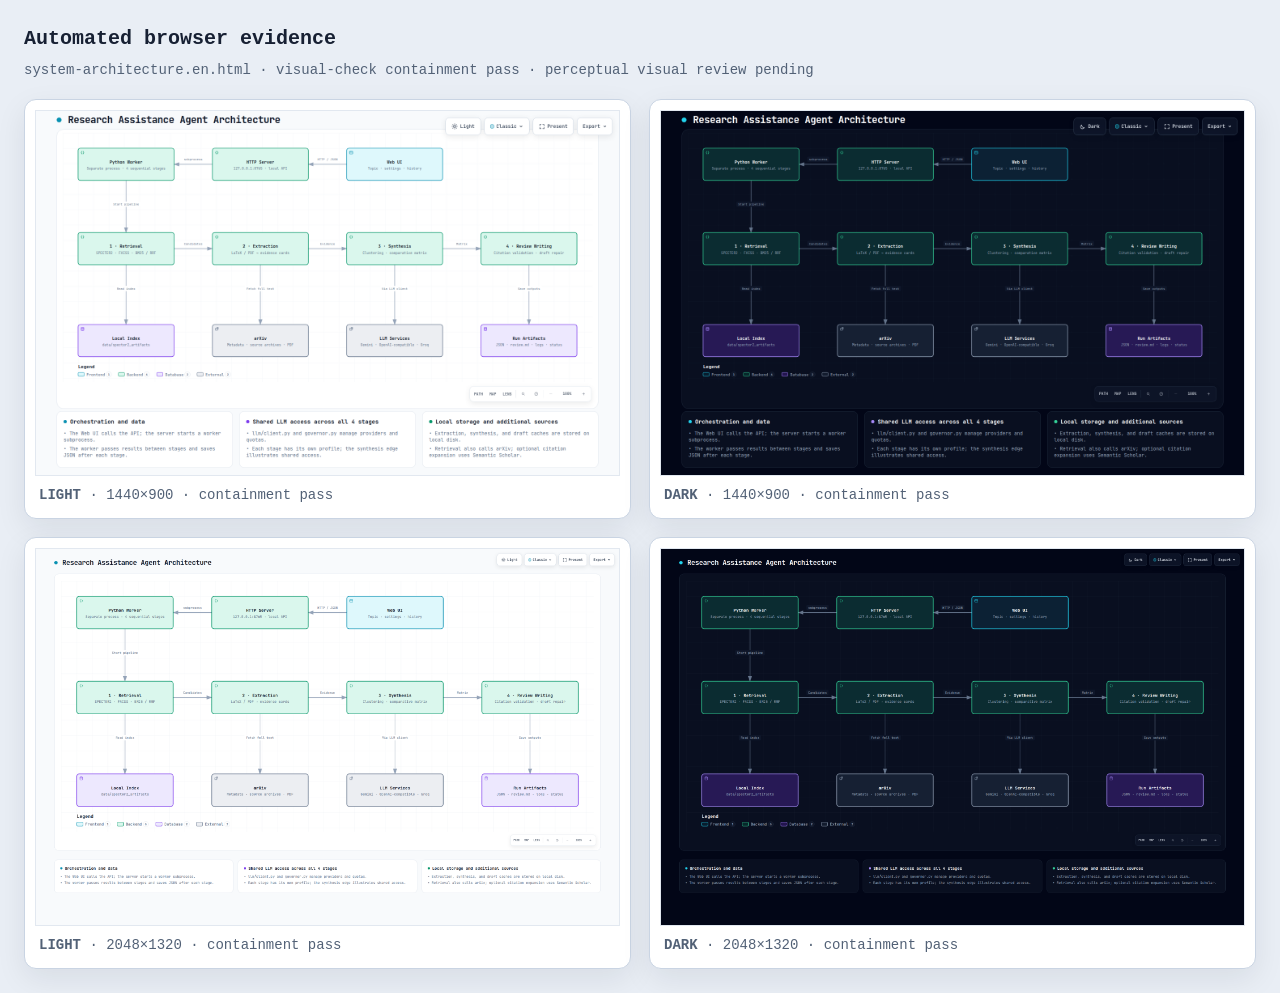
<file: docs/architecture/system-architecture.en.visual-check.html>
<!doctype html>
<html lang="en">
<head>
<meta charset="utf-8">
<meta name="viewport" content="width=device-width,initial-scale=1">
<title>Archify automated browser evidence · system-architecture.en.html</title>
<style>
*{box-sizing:border-box}body{margin:0;padding:24px;background:#e9eef5;color:#172033;font:14px/1.5 ui-monospace,SFMono-Regular,Menlo,Consolas,monospace}header{max-width:1500px;margin:0 auto 18px}h1{margin:0 0 6px;font-size:20px}p{margin:0;color:#526176}.grid{max-width:1500px;margin:auto;display:grid;grid-template-columns:repeat(2,minmax(0,1fr));gap:18px}figure{margin:0;padding:10px;background:white;border:1px solid #c9d4e3;border-radius:12px;box-shadow:0 10px 30px rgba(15,23,42,.08)}img{display:block;width:100%;height:auto;border:1px solid #e2e8f0}figcaption{padding:9px 4px 2px;color:#526176}@media(max-width:900px){.grid{grid-template-columns:1fr}}
</style>
</head>
<body>
<header><h1>Automated browser evidence</h1><p>system-architecture.en.html · visual-check containment pass · perceptual visual review pending</p></header>
<main class="grid">
      <figure>
        <img src="system-architecture.en.visual-check.1440x900.light.png" alt="light 1440 by 900">
        <figcaption><strong>LIGHT</strong> · 1440×900 · containment pass</figcaption>
      </figure>
      <figure>
        <img src="system-architecture.en.visual-check.1440x900.dark.png" alt="dark 1440 by 900">
        <figcaption><strong>DARK</strong> · 1440×900 · containment pass</figcaption>
      </figure>
      <figure>
        <img src="system-architecture.en.visual-check.2048x1320.light.png" alt="light 2048 by 1320">
        <figcaption><strong>LIGHT</strong> · 2048×1320 · containment pass</figcaption>
      </figure>
      <figure>
        <img src="system-architecture.en.visual-check.2048x1320.dark.png" alt="dark 2048 by 1320">
        <figcaption><strong>DARK</strong> · 2048×1320 · containment pass</figcaption>
      </figure>
</main>
</body>
</html>
</file>
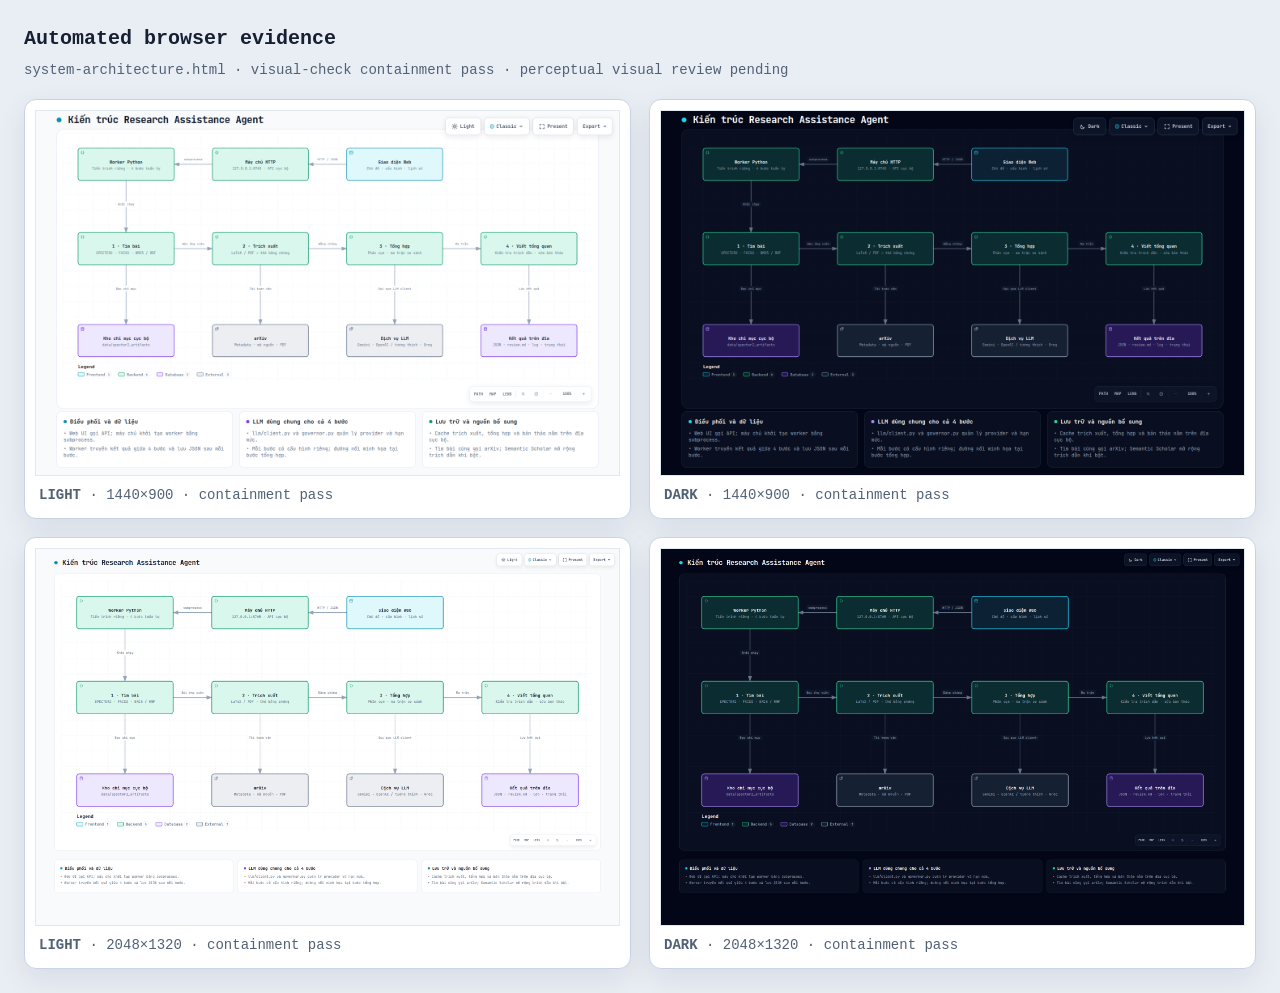
<file: docs/architecture/system-architecture.visual-check.html>
<!doctype html>
<html lang="en">
<head>
<meta charset="utf-8">
<meta name="viewport" content="width=device-width,initial-scale=1">
<title>Archify automated browser evidence · system-architecture.html</title>
<style>
*{box-sizing:border-box}body{margin:0;padding:24px;background:#e9eef5;color:#172033;font:14px/1.5 ui-monospace,SFMono-Regular,Menlo,Consolas,monospace}header{max-width:1500px;margin:0 auto 18px}h1{margin:0 0 6px;font-size:20px}p{margin:0;color:#526176}.grid{max-width:1500px;margin:auto;display:grid;grid-template-columns:repeat(2,minmax(0,1fr));gap:18px}figure{margin:0;padding:10px;background:white;border:1px solid #c9d4e3;border-radius:12px;box-shadow:0 10px 30px rgba(15,23,42,.08)}img{display:block;width:100%;height:auto;border:1px solid #e2e8f0}figcaption{padding:9px 4px 2px;color:#526176}@media(max-width:900px){.grid{grid-template-columns:1fr}}
</style>
</head>
<body>
<header><h1>Automated browser evidence</h1><p>system-architecture.html · visual-check containment pass · perceptual visual review pending</p></header>
<main class="grid">
      <figure>
        <img src="system-architecture.visual-check.1440x900.light.png" alt="light 1440 by 900">
        <figcaption><strong>LIGHT</strong> · 1440×900 · containment pass</figcaption>
      </figure>
      <figure>
        <img src="system-architecture.visual-check.1440x900.dark.png" alt="dark 1440 by 900">
        <figcaption><strong>DARK</strong> · 1440×900 · containment pass</figcaption>
      </figure>
      <figure>
        <img src="system-architecture.visual-check.2048x1320.light.png" alt="light 2048 by 1320">
        <figcaption><strong>LIGHT</strong> · 2048×1320 · containment pass</figcaption>
      </figure>
      <figure>
        <img src="system-architecture.visual-check.2048x1320.dark.png" alt="dark 2048 by 1320">
        <figcaption><strong>DARK</strong> · 2048×1320 · containment pass</figcaption>
      </figure>
</main>
</body>
</html>
</file>
